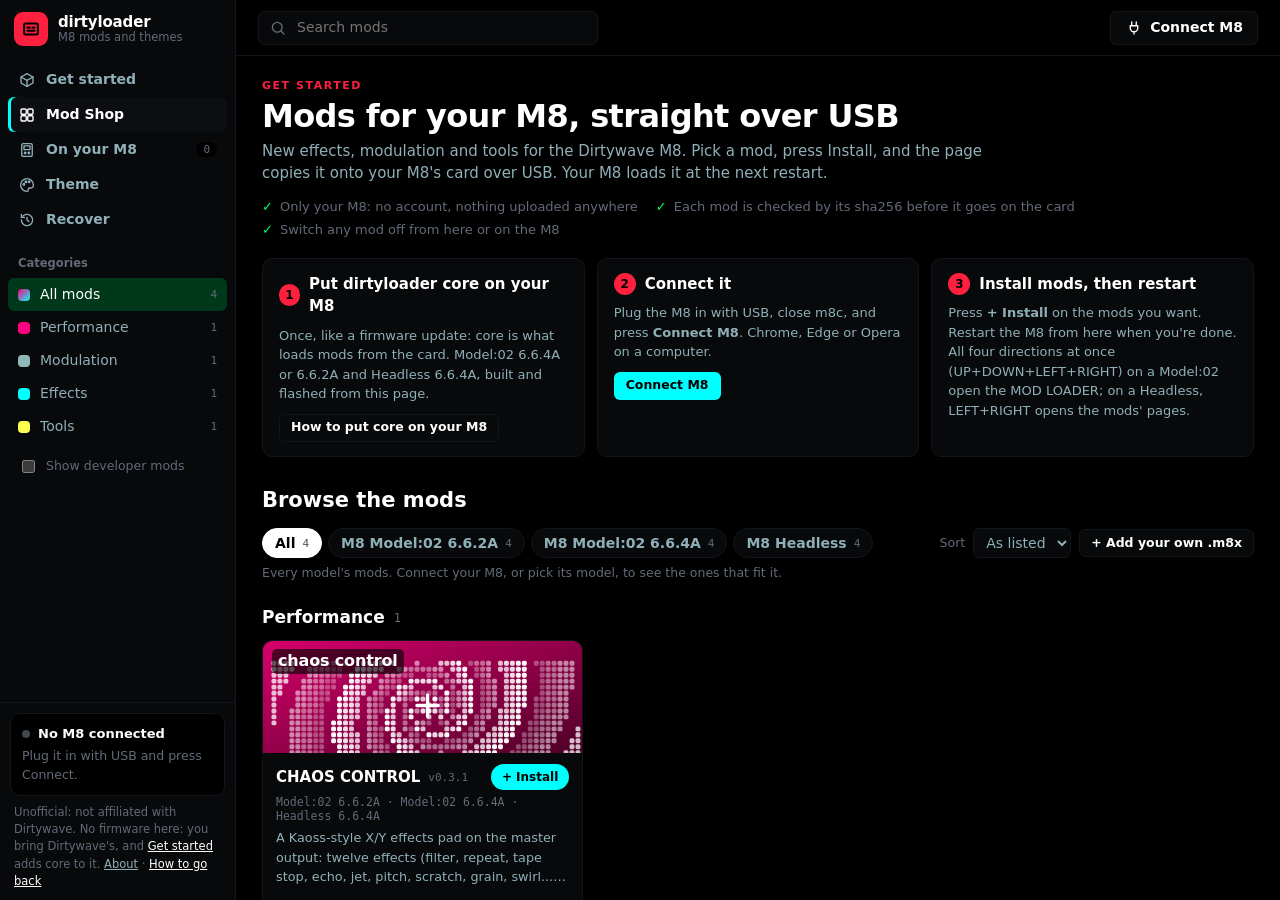
<file: site/shop/index.html>
<!doctype html>
<html lang="en">
<head>
<meta charset="utf-8">
<meta name="viewport" content="width=device-width, initial-scale=1">
<!-- Everything comes from this site; the only other thing the page talks to is your M8, over USB (Web Serial, and WebHID for its bootloader when you flash). -->
<meta http-equiv="Content-Security-Policy" content="default-src 'self'; script-src 'self'; connect-src 'self'; img-src 'self' data: blob:; style-src 'self' 'unsafe-inline'; object-src 'none'; base-uri 'none'; form-action 'none'">
<meta name="referrer" content="no-referrer">
<title>Mod Shop · dirtyloader</title>
<meta name="description" content="Mods for the Dirtywave M8: put dirtyloader core on your M8 from Dirtywave's own firmware file, then install mods and pick its theme over USB, all in the browser.">
<meta name="theme-color" content="#000000">
<link rel="icon" href="data:image/svg+xml,%3Csvg xmlns='http://www.w3.org/2000/svg' viewBox='0 0 24 24'%3E%3Crect width='24' height='24' rx='6' fill='%23ff2040'/%3E%3Cpath d='M6 7h12v10H6z' fill='none' stroke='%23000' stroke-width='2'/%3E%3Cpath d='M9 11h2M13 11h2M9 14h6' stroke='%23000' stroke-width='2'/%3E%3C/svg%3E">
<link rel="stylesheet" href="style.css">
<script type="module" src="app.js"></script>
</head>
<body>
<div class="app">

<aside class="side" aria-label="Navigation">
  <a class="brand" href="#shop" aria-label="dirtyloader: the mod shop">
    <span class="mark"><svg viewBox="0 0 24 24" aria-hidden="true"><rect x="4.5" y="6" width="15" height="12" rx="1.5"/><path d="M8 10.5h2.5M13.5 10.5H16M8 14h8"/></svg></span>
    <span class="brand-text"><strong>dirtyloader</strong><small>M8 mods and themes</small></span></a>
  <nav class="side-nav">
    <a class="nav-link" id="nav-start" href="#start">
      <svg class="ico" viewBox="0 0 24 24" aria-hidden="true"><path d="M12 3.5 4 8v8l8 4.5 8-4.5V8z"/><path d="M4 8l8 4.5L20 8M12 12.5v8"/></svg>Get started</a>
    <a class="nav-link" id="nav-shop" href="#shop">
      <svg class="ico" viewBox="0 0 24 24" aria-hidden="true"><rect x="4" y="4" width="7" height="7" rx="1.5"/><rect x="13" y="4" width="7" height="7" rx="1.5"/><rect x="4" y="13" width="7" height="7" rx="1.5"/><rect x="13" y="13" width="7" height="7" rx="1.5"/></svg>Mod Shop</a>
    <a class="nav-link" id="nav-device" href="#device">
      <svg class="ico" viewBox="0 0 24 24" aria-hidden="true"><rect x="5" y="3.5" width="14" height="17" rx="2"/><rect x="8" y="6.5" width="8" height="5" rx=".5"/><circle cx="9.5" cy="16" r="1"/><circle cx="14.5" cy="16" r="1"/></svg>On your M8<span class="badge" id="nav-count">0</span></a>
    <a class="nav-link" id="nav-theme" href="#theme">
      <svg class="ico" viewBox="0 0 24 24" aria-hidden="true"><path d="M12 3.5a8.5 8.5 0 1 0 0 17c1.3 0 1.9-.9 1.6-2-.4-1.4.5-2.5 2-2.5h1.6A3.3 3.3 0 0 0 20.5 12 8.5 8.5 0 0 0 12 3.5z"/><circle cx="7.8" cy="11" r="1.1"/><circle cx="10.5" cy="7.5" r="1.1"/><circle cx="14.8" cy="7.8" r="1.1"/></svg>Theme</a>
    <a class="nav-link" id="nav-recover" href="#recover">
      <svg class="ico" viewBox="0 0 24 24" aria-hidden="true"><path d="M4.5 12a7.5 7.5 0 1 0 2.2-5.3"/><path d="M4.5 4.5v4h4"/><path d="M12 8.5V12l2.5 2"/></svg>Recover</a>
    <h3 class="side-h">Categories</h3>
    <ul class="side-list" id="nav-cats"></ul>
    <label class="side-check"><input type="checkbox" id="show-dev"> Show developer mods</label>
  </nav>
  <div class="side-foot">
    <div class="dev-box" id="dev-box"></div>
    <p class="fine">Unofficial: not affiliated with Dirtywave. No firmware here: you bring Dirtywave's,
      and <a href="#start">Get started</a> adds core to it. <button type="button" class="linkish" id="about-open">About</button> · <a href="#recover">How to go back</a></p>
  </div>
</aside>

<header class="topbar">
  <label class="search"><svg class="ico" viewBox="0 0 24 24" aria-hidden="true"><circle cx="11" cy="11" r="6.5"/><path d="m16 16 4 4"/></svg>
    <input type="search" id="search" placeholder="Search mods" aria-label="Search mods" autocomplete="off"></label>
  <span class="grow"></span>
  <span class="pending" id="pending" hidden></span>
  <button type="button" class="btn outline" id="connect">
    <svg class="ico" viewBox="0 0 24 24" aria-hidden="true"><path d="M9 4v5M15 4v5M7 9h10v3a5 5 0 0 1-10 0zM12 17v3"/></svg><span id="connect-text">Connect M8</span></button>
</header>

<main class="content" id="content">
  <!-- MOD SHOP -->
  <section class="view" id="view-shop" aria-label="Mod Shop">
    <section class="welcome" id="welcome">
      <p class="eyebrow">Get started</p>
      <h1>Mods for your M8, straight over USB</h1>
      <p class="sub">New effects, modulation and tools for the Dirtywave M8. Pick a mod, press Install, and the page
        copies it onto your M8's card over USB. Your M8 loads it at the next restart.</p>
      <ul class="trust">
        <li>Only your M8: no account, nothing uploaded anywhere</li>
        <li>Each mod is checked by its sha256 before it goes on the card</li>
        <li>Switch any mod off from here or on the M8</li>
      </ul>
      <ol class="guide">
        <li class="gstep" id="g-core">
          <h2><span class="gnum">1</span>Put dirtyloader core on your M8</h2>
          <p class="gtext">Once, like a firmware update: core is what loads mods from the card. Model:02 6.6.4A or 6.6.2A and
            Headless 6.6.4A, built and flashed from this page.</p>
          <a class="btn outline small" href="#start">How to put core on your M8</a>
        </li>
        <li class="gstep" id="g-connect">
          <h2><span class="gnum">2</span>Connect it</h2>
          <p class="gtext" id="g-connect-text">Plug the M8 in with USB, close m8c, and press <strong>Connect M8</strong>.
            Chrome, Edge or Opera on a computer.</p>
          <button type="button" class="btn primary small" id="g-connect-btn">Connect M8</button>
        </li>
        <li class="gstep" id="g-install">
          <h2><span class="gnum">3</span>Install mods, then restart</h2>
          <p class="gtext">Press <strong>+ Install</strong> on the mods you want. Restart the M8 from here when you're
            done. All four directions at once (UP+DOWN+LEFT+RIGHT) on a Model:02 open the MOD LOADER; on a Headless, LEFT+RIGHT opens the mods' pages.</p>
        </li>
      </ol>
    </section>
    <h2 class="list-h">Browse the mods</h2>
    <div class="filters">
      <span class="chips" id="target-chips" role="group" aria-label="Model"></span>
      <span class="grow"></span>
      <label class="inline" for="f-sort">Sort</label>
      <select id="f-sort">
        <option value="collection">As listed</option>
        <option value="name">Name</option>
        <option value="size">Size</option>
      </select>
      <button type="button" class="btn outline small" id="add-own">+ Add your own .m8x</button>
      <input type="file" id="own-files" accept=".m8x" multiple hidden>
    </div>
    <p class="device-note" id="target-note"></p>
    <div class="shelves" id="shelves"></div>
    <p class="muted small lib-foot">Every mod here is built from the dirtyloader repository's examples, and the page
      checks each file by its sha256 before it sends it.</p>
  </section>

  <!-- ON YOUR M8 -->
  <section class="view" id="view-device" aria-labelledby="device-title" hidden>
    <header class="page-head">
      <p class="eyebrow">On your M8</p>
      <h1 id="device-title">Your M8</h1>
      <p class="sub" id="device-sub">Connect your M8 to see its mods.</p>
    </header>
    <div class="dev-actions" id="dev-actions" hidden>
      <button type="button" class="btn primary" id="restart">Restart M8</button>
      <button type="button" class="btn outline" id="refresh">Refresh</button>
      <button type="button" class="btn outline" id="add-own-2">+ Add your own .m8x</button>
    </div>
    <div class="drop" id="drop" hidden tabindex="0" role="button">
      <svg class="drop-ico" viewBox="0 0 24 24" aria-hidden="true"><path d="M12 15V4m0 0L7.5 8.5M12 4l4.5 4.5M5 15v3.5A1.5 1.5 0 0 0 6.5 20h11a1.5 1.5 0 0 0 1.5-1.5V15"/></svg>
      <span>Drop a <code>.m8x</code> here to put it on your M8, or <u>choose one</u></span>
    </div>
    <ul class="mod-rows" id="mod-rows"></ul>
    <details class="boot" id="boot" hidden><summary>The last boot, as core wrote it (status.txt)</summary><pre id="boot-text"></pre></details>
  </section>

  <!-- THEME -->
  <section class="view" id="view-theme" aria-labelledby="theme-title" hidden>
    <header class="page-head">
      <p class="eyebrow">Theme</p>
      <h1 id="theme-title">Your M8's colours</h1>
      <p class="sub">The thirteen colours of SYSTEM SETTINGS &gt; THEME. This page wears them as you pick them,
        and with your M8 connected, so does the M8.</p>
    </header>
    <div class="theme-grid">
      <section class="editor" aria-label="Edit the theme">
        <div class="theme-pick">
          <span id="tpick-label">Theme</span>
          <div class="tpick" id="tpick">
            <button type="button" class="tpick-btn" id="tpick-btn" aria-haspopup="listbox" aria-expanded="false"
              aria-labelledby="tpick-label tpick-btn"><span class="tp-name"></span><span class="tp-note"></span><span class="sw"></span><span class="chev" aria-hidden="true">▾</span></button>
            <ul class="tpick-list" id="tpick-list" role="listbox" aria-labelledby="tpick-label" tabindex="-1" hidden></ul>
          </div>
          <button type="button" class="btn outline small" id="open-m8t">Open a .m8t file</button>
          <input type="file" id="m8t-file" accept=".m8t" hidden>
          <span class="muted small" id="theme-pick-note"></span>
        </div>
        <div class="screen-wrap"><canvas id="screen" width="640" height="480" aria-label="An M8 screen in this theme"></canvas></div>
        <div class="theme-bar">
          <label class="name-field">Name <input id="theme-name" maxlength="12" spellcheck="false" autocomplete="off"></label>
          <label class="live" title="Repaint the M8 as you change a colour (it isn't kept until you Apply)"><input type="checkbox" id="live" checked> Live on the M8</label>
        </div>
        <ul class="slots" id="slots"></ul>
        <section class="ext" id="ext" aria-labelledby="ext-h">
          <h2 class="mini-h" id="ext-h">More colours <span class="muted">with dirtyloader core: the M8's own screens, in colours its THEME page doesn't have</span></h2>
          <div class="ext-bar">
            <label><input type="checkbox" data-flag="1"> Track colours</label>
            <label><input type="checkbox" data-flag="2"> Screen titles</label>
            <label><input type="checkbox" data-flag="4"> Track screens' titles follow the track</label>
            <span class="grow"></span>
            <span class="inline">Fill</span>
            <button type="button" class="chip" data-fill="RAINBOW">Rainbow</button>
            <button type="button" class="chip" data-fill="PASTEL">Pastel</button>
            <button type="button" class="chip" data-fill="NEON">Neon</button>
          </div>
          <ul class="slots" id="ext-slots"></ul>
          <p class="muted small" id="ext-note"></p>
        </section>
        <div class="theme-actions">
          <button type="button" class="btn primary" id="apply">Apply to M8</button>
          <button type="button" class="btn outline" id="revert" disabled>Put the M8's back</button>
          <button type="button" class="btn outline" id="save-mine">Keep in this browser</button>
          <button type="button" class="btn outline" id="download">Download .m8t</button>
        </div>
        <p class="muted small" id="theme-note">Apply saves it on the M8 like the THEME page does, so it stays after a power-off.</p>
      </section>
    </div>
  </section>

  <!-- GET STARTED -->
  <section class="view" id="view-start" aria-labelledby="start-title" hidden>
    <header class="page-head">
      <p class="eyebrow">Get started</p>
      <h1 id="start-title">How to use dirtyloader</h1>
      <p class="sub">dirtyloader has two parts. <strong>Core</strong> is a small addition to the M8's firmware: you put it
        on once, like a firmware update. <strong>Mods</strong> then go on the SD card from the Mod Shop, as often as you
        like. This page builds core into Dirtywave's own firmware file and flashes it, here in this tab.</p>
      <ul class="trust">
        <li>Your firmware file never leaves this tab</li>
        <li>No Dirtywave firmware is hosted here: you bring their file</li>
        <li>Dirtywave's file always takes your M8 back to stock</li>
      </ul>
    </header>

    <ol class="steps">
      <li class="step" id="st-model">
        <h2><span class="gnum">1</span>Which M8?</h2>
        <div class="chips" id="fw-models" role="radiogroup" aria-label="Your M8"></div>
        <p class="step-note" id="fw-model-note"></p>
      </li>

      <li class="step" id="st-stock">
        <h2><span class="gnum">2</span>Get Dirtywave's firmware</h2>
        <p class="step-text" id="fw-get"></p>
        <div class="drop" id="fw-drop" tabindex="0" role="button">
          <svg class="drop-ico" viewBox="0 0 24 24" aria-hidden="true"><path d="M12 15V4m0 0L7.5 8.5M12 4l4.5 4.5M5 15v3.5A1.5 1.5 0 0 0 6.5 20h11a1.5 1.5 0 0 0 1.5-1.5V15"/></svg>
          <span>Drop Dirtywave's firmware here, or the <code>.zip</code> as you downloaded it, or <u>choose it</u></span>
        </div>
        <input type="file" id="fw-file" accept=".zip,.bin,.hex" hidden>
        <p class="step-note" id="fw-stock-note">It's recognised by its sha256, and never uploaded.</p>
      </li>

      <li class="step" id="st-build">
        <h2><span class="gnum">3</span>Build</h2>
        <p class="step-text">Core goes into Dirtywave's file here, in a moment. The result is checked against the sha256
          the patch was made with before you can use it.</p>
        <button type="button" class="btn primary" id="fw-build" disabled>Build firmware with core</button>
        <div id="fw-result"></div>
      </li>

      <li class="step" id="st-flash">
        <h2><span class="gnum">4</span>Flash it</h2>
        <div class="ack-box" id="fw-ack-box">
          <p class="step-text"><strong>Before you flash:</strong> the Teensy's bootloader, in its own chip, is never
            written, and Dirtywave's file you just used takes the M8 back to stock the same way, from this page. Songs,
            samples and settings on the card stay. <a href="#recover">How to recover</a></p>
          <label class="ack"><input type="checkbox" id="fw-ack"> I know how to get my M8 back to stock</label>
        </div>
        <div class="flash-ways" id="fw-ways">
          <section class="way" id="way-usb">
            <h3>Here, over USB <span class="tag run">recommended</span></h3>
            <ol class="small">
              <li>Plug the M8 into this computer, directly if you can, and switch it on.</li>
              <li>Close m8c, TyUploader and anything else that uses the M8.</li>
              <li>Press <strong>Flash M8</strong>. The browser asks twice: first for the M8, then for its bootloader
                (shown as a Teensy or HalfKay). Pick each one.</li>
              <li>Wait about a minute. The M8 restarts with core.</li>
            </ol>
            <div class="flash-row">
              <button type="button" class="btn primary" id="fw-flash" disabled>Flash M8</button>
              <button type="button" class="btn outline small" id="fw-flash-bl" disabled title="If the M8 is already in its bootloader (a Headless: its Teensy's button)">It's already in its bootloader</button>
            </div>
            <div class="progress" id="fw-progress" hidden><div class="bar"><i></i></div><span class="small" id="fw-progress-text"></span></div>
            <p class="step-note" id="fw-usb-note"></p>
          </section>
          <section class="way" id="way-sd">
            <h3>From the SD card <span class="muted small">Model:02</span></h3>
            <p class="small">Dirtywave's own way: copy the <code>.bin</code> to the card, then on the M8
              PROJECT &gt; SYSTEM SETTINGS &gt; FIRMWARE UPDATE, pick it and confirm. Don't take the card out while it
              updates. <span class="muted">Not yet tried with a dirtyloader build: if it refuses the file, flash over
              USB.</span></p>
          </section>
          <section class="way" id="way-ty">
            <h3>With TyUploader</h3>
            <p class="small">The way Dirtywave's readme describes: open TyUploader, pick the M8, press Upload and choose
              the <code>.hex</code> from step 3.</p>
          </section>
        </div>
      </li>

      <li class="step" id="st-mods">
        <h2><span class="gnum">5</span>Add mods</h2>
        <p class="step-text">Connect the M8 here (<strong>Connect M8</strong>, top right): the sidebar shows core's
          version when it's on. Then pick mods in the <a href="#shop">Mod Shop</a> and restart the M8 to load them.
          On a Model:02, all four directions at once open the MOD LOADER (LEFT+RIGHT on a Headless), and SYSTEM SETTINGS has a MODS row.</p>
        <a class="btn outline" href="#shop">Go to the Mod Shop</a>
      </li>
    </ol>
  </section>

  <!-- RECOVER -->
  <section class="view" id="view-recover" aria-labelledby="recover-title" hidden>
    <header class="page-head">
      <p class="eyebrow">Recover</p>
      <h1 id="recover-title">Getting out of trouble</h1>
      <p class="sub">From a mod that misbehaves to going all the way back to Dirtywave's firmware. Your songs, samples
        and settings stay on the card through all of it.</p>
    </header>
    <div class="rec-list">
      <section class="rec">
        <h2>A mod misbehaves</h2>
        <p>Switch it off on <a href="#device">On your M8</a>, or in the MOD LOADER on the M8 (all four directions; SHIFT+EDIT on a mod), and restart.
          Or restart once with no mods at all:</p>
        <div class="flash-row">
          <button type="button" class="btn primary small" id="rec-skip">Restart without mods</button>
          <button type="button" class="btn outline small" id="rec-good">Load mods again</button>
        </div>
        <p class="step-note" id="rec-skip-note">Needs the M8 connected here.</p>
      </section>
      <section class="rec">
        <h2>It crashes or hangs while starting</h2>
        <p>Core guards the start. If the last start with mods crashed, it starts once without them by itself. If it
          hung, switch the M8 off and on: a start that didn't run for 10 s also skips the mods next time. The MODS
          page then says SKIPPED. Switch off the mod at fault, then press <strong>Load mods again</strong> here, or
          RESTART on the MODS page.</p>
      </section>
      <section class="rec">
        <h2>Back to Dirtywave's firmware</h2>
        <p>Flash Dirtywave's file as it is. Their own ways work too: the SD card's FIRMWARE UPDATE (Model:02) or
          TyUploader. Or flash it from here, with the same steps as <a href="#start">Get started</a>:</p>
        <div class="drop" id="rec-drop" tabindex="0" role="button">
          <svg class="drop-ico" viewBox="0 0 24 24" aria-hidden="true"><path d="M12 15V4m0 0L7.5 8.5M12 4l4.5 4.5M5 15v3.5A1.5 1.5 0 0 0 6.5 20h11a1.5 1.5 0 0 0 1.5-1.5V15"/></svg>
          <span>Drop Dirtywave's <code>.bin</code> (Model:02), <code>.hex</code> (Headless) or their <code>.zip</code>, or <u>choose it</u></span>
        </div>
        <input type="file" id="rec-file" accept=".zip,.bin,.hex" hidden>
        <p class="step-note" id="rec-stock-note"></p>
        <div class="flash-row">
          <button type="button" class="btn primary" id="rec-flash" disabled>Flash stock firmware</button>
          <button type="button" class="btn outline small" id="rec-flash-bl" disabled>It's already in its bootloader</button>
        </div>
        <div class="progress" id="rec-progress" hidden><div class="bar"><i></i></div><span class="small" id="rec-progress-text"></span></div>
      </section>
      <section class="rec">
        <h2>The M8 doesn't start at all</h2>
        <p>The bootloader is in the Teensy's own chip and nothing here writes it, so the M8 can always be flashed again.
          On a <strong>Headless</strong>, press the button on the Teensy: it goes into its bootloader. Then use
          <strong>It's already in its bootloader</strong> above, or TyUploader. On a <strong>Model:02</strong>,
          TyUploader or Dirtywave's support can take you through it.</p>
      </section>
      <section class="rec">
        <h2>Remove dirtyloader's files</h2>
        <p>Everything core and the mods keep is in <code>/dirtyloader</code> on the card, plus a <code>.mods</code>
          (and <code>.dldata</code>) file beside each song saved with mods. Stock firmware ignores them; delete them
          with a card reader if you like.</p>
      </section>
      <section class="rec">
        <h2>The theme</h2>
        <p>SYSTEM SETTINGS &gt; THEME on the M8 loads any theme. Core's extra colours switch off on the
          <a href="#theme">Theme</a> page, and stock firmware doesn't use them.</p>
      </section>
    </div>
  </section>
</main>

<nav class="tabbar" aria-label="Views">
  <a href="#start" id="tab-start">Start</a><a href="#shop" id="tab-shop">Mods</a><a href="#device" id="tab-device">On your M8</a><a href="#theme" id="tab-theme">Theme</a><a href="#recover" id="tab-recover">Recover</a>
</nav>
</div>

<dialog class="sheet" id="details"><form method="dialog"><button class="x" aria-label="Close">&times;</button></form><div id="details-body"></div></dialog>
<dialog class="sheet" id="about"><form method="dialog"><button class="x" aria-label="Close">&times;</button></form>
  <h2>About</h2>
  <p>dirtyloader puts mods on a Dirtywave M8. Its core, a small addition to the M8's firmware, loads the mods it finds on
    the SD card (<code>/dirtyloader/mods</code>) at boot. This page installs them over USB with Web Serial: it talks to
    core the same way <code>python -m dirtyloader.unit</code> does.</p>
  <p><a href="#start">Get started</a> builds core into Dirtywave's firmware file in this tab and flashes it over USB
    (WebHID, the Teensy's own bootloader). The page holds a patch per firmware version, not firmware: only bytes
    that come from dirtyloader, checked by sha256 against your file and the result.</p>
  <h3>Going back</h3>
  <ul>
    <li><strong>A mod misbehaves:</strong> switch it off here or in the MOD LOADER (all four directions), and restart. If the M8
      crashes at boot, core boots once without mods by itself.</li>
    <li><strong>Stock firmware:</strong> Dirtywave's own file, flashed from <a href="#recover">Recover</a>, the SD
      card or TyUploader. Your songs and settings stay.</li>
    <li>Everything else: <a href="#recover">Recover</a>.</li>
  </ul>
  <h3>Licences and source</h3>
  <p>dirtyloader and the mods listed here: GPL-2.0-or-later. Not affiliated with or endorsed by Dirtywave; flashing
    custom firmware is at your own risk. No Dirtywave firmware is hosted here.</p>
  <p><a href="https://github.com/irpina/dirtyloader" target="_blank" rel="noreferrer">Source</a> ·
    <a href="https://github.com/irpina/dirtyloader#readme" target="_blank" rel="noreferrer">README</a> ·
    <a href="https://github.com/irpina/dirtyloader/blob/main/docs/LOADER.md" target="_blank" rel="noreferrer">How core works</a></p>
</dialog>
<div class="toasts" id="toasts" aria-live="polite"></div>
</body>
</html>
</file>
<file: site/shop/style.css>
/* The shop wears the M8 theme you pick: every colour below is one of theme.js's tokens (BACKGROUND is --bg,
   TEXT:EMPTY makes the panels, CURSOR the buttons...). These defaults are the M8's own default theme. */
:root {
  --bg: rgb(0 0 0); --panel: rgb(7 9 11); --panel-2: rgb(12 14 17); --line: rgb(18 22 26);
  --empty: rgb(52 62 74); --info: rgb(110 122 140); --text: rgb(144 176 184); --value: rgb(255 255 255);
  --title: rgb(255 32 64); --play: rgb(0 255 96); --cursor: rgb(0 255 255); --on-cursor: rgb(0 0 0);
  --sel: rgb(0 255 128); --sel-soft: rgb(0 56 28); --on-sel: rgb(0 0 0); --scope: rgb(144 184 184);
  --low: rgb(0 255 224); --mid: rgb(255 255 80); --peak: rgb(255 0 128);
  --cursor-soft: rgb(0 46 46); --title-soft: rgb(46 6 12); --peak-soft: rgb(51 0 26); --play-soft: rgb(0 46 17);
  --r: 10px; --r-s: 6px;
  --mono: ui-monospace, "Cascadia Mono", "SF Mono", Menlo, Consolas, monospace;
  --sans: system-ui, -apple-system, "Segoe UI", Roboto, "Helvetica Neue", Arial, sans-serif;
  color-scheme: dark;
}
* { box-sizing: border-box; }
html, body { margin: 0; height: 100%; }
body { background: var(--bg); color: var(--text); font: 14px/1.5 var(--sans); }
a { color: var(--value); }
code { font-family: var(--mono); font-size: .92em; color: var(--value); }
button, input, select { font: inherit; color: inherit; }
.ico { width: 18px; height: 18px; fill: none; stroke: currentColor; stroke-width: 1.8; stroke-linecap: round; stroke-linejoin: round; flex: none; }
[hidden] { display: none !important; }
.grow { flex: 1; }
.muted { color: var(--info); }
.small { font-size: 12.5px; }

/* ---- the frame: sidebar | topbar / content --------------------------------------------------------------------- */
.app { display: grid; grid-template-columns: 236px minmax(0, 1fr); grid-template-rows: 56px 1fr; height: 100vh; }
.side { grid-row: 1 / 3; background: var(--panel); border-right: 1px solid var(--line); display: flex; flex-direction: column; min-height: 0; }
.brand { display: flex; gap: 10px; align-items: center; padding: 12px 14px; text-decoration: none; color: var(--value); }
.mark { width: 34px; height: 34px; border-radius: 9px; background: var(--title); display: grid; place-items: center; flex: none; }
.mark svg { width: 22px; height: 22px; fill: none; stroke: var(--bg); stroke-width: 2.2; stroke-linecap: round; }
.brand-text { display: flex; flex-direction: column; line-height: 1.15; }
.brand-text strong { font-size: 15px; letter-spacing: -.01em; }
.brand-text small { color: var(--info); font-size: 11.5px; }
.side-nav { flex: 1; overflow-y: auto; padding: 4px 8px; }
.nav-link { display: flex; align-items: center; gap: 10px; padding: 7px 10px; border-radius: var(--r-s); color: var(--text); text-decoration: none; font-weight: 550; }
.nav-link:hover { background: var(--panel-2); }
.nav-link.on { background: var(--panel-2); color: var(--value); box-shadow: inset 3px 0 0 var(--cursor); }
.badge { margin-left: auto; font: 11px var(--mono); color: var(--info); background: var(--bg); border-radius: 99px; padding: 1px 7px; }
.side-h { margin: 18px 10px 6px; font-size: 11.5px; font-weight: 600; color: var(--info); text-transform: none; letter-spacing: 0; }
.side-list { list-style: none; margin: 0; padding: 0; }
.side-list button { width: 100%; display: flex; align-items: center; gap: 10px; padding: 6px 10px; border: 0; background: none; border-radius: var(--r-s); cursor: pointer; text-align: left; }
.side-list button:hover { background: var(--panel-2); }
.side-list button.on { background: var(--sel-soft); color: var(--value); }
.side-list .n { margin-left: auto; font: 11px var(--mono); color: var(--info); }
.dot { width: 12px; height: 12px; border-radius: 4px; flex: none; }
.side-check { display: flex; gap: 8px; align-items: center; margin: 14px 10px; font-size: 12.5px; color: var(--info); cursor: pointer; }
.side-check input, .live input { accent-color: var(--cursor); }
.side-foot { padding: 10px; border-top: 1px solid var(--line); }
.fine { font-size: 11.5px; color: var(--info); margin: 8px 4px 0; }
.linkish { background: none; border: 0; padding: 0; color: var(--text); text-decoration: underline; cursor: pointer; font-size: inherit; }

.dev-box { border: 1px solid var(--line); background: var(--bg); border-radius: var(--r); padding: 10px 11px; font-size: 12px; }
.dev-box .dev-name { display: flex; align-items: center; gap: 8px; color: var(--value); font-weight: 600; font-size: 13px; }
.dev-box .state { width: 8px; height: 8px; border-radius: 99px; background: var(--empty); flex: none; }
.dev-box .state.on { background: var(--play); box-shadow: 0 0 0 3px var(--play-soft); }
.dev-box dl { display: grid; grid-template-columns: auto 1fr; gap: 1px 10px; margin: 6px 0 0; color: var(--info); }
.dev-box dd { margin: 0; color: var(--text); font-family: var(--mono); font-size: 11.5px; }

.topbar { display: flex; align-items: center; gap: 12px; padding: 0 22px; border-bottom: 1px solid var(--line); background: var(--bg); }
.search { display: flex; align-items: center; gap: 8px; background: var(--panel); border: 1px solid var(--line); border-radius: var(--r-s); padding: 0 10px; flex: 0 1 340px; min-width: 120px; height: 34px; color: var(--info); }
.search input { min-width: 0; }
.topbar > .btn { flex-shrink: 0; }
.search input { flex: 1; border: 0; background: none; outline: none; color: var(--value); }
.search:focus-within { border-color: var(--cursor); }
.demo-bar { margin: 0; font-size: 12px; font-weight: 700; color: var(--bg); background: var(--mid); padding: 3px 10px; border-radius: 99px; white-space: nowrap; min-width: 0; overflow: hidden; text-overflow: ellipsis; }
.pending { font-size: 12.5px; color: var(--mid); display: flex; align-items: center; gap: 8px; }
.pending button { font-size: 12px; }

.content { overflow-y: auto; padding: 22px 26px 60px; min-width: 0; }
.view { max-width: 1240px; }

/* ---- buttons ------------------------------------------------------------------------------------------------------ */
.btn { display: inline-flex; align-items: center; gap: 7px; height: 34px; padding: 0 14px; border-radius: var(--r-s); border: 1px solid transparent; cursor: pointer; font-weight: 600; text-decoration: none; white-space: nowrap; }
.btn.small { height: 28px; padding: 0 11px; font-size: 12.5px; }
.btn.primary { background: var(--cursor); color: var(--on-cursor); }
.btn.primary:hover { filter: brightness(1.08); }
.btn.outline { background: var(--panel); border-color: var(--line); color: var(--value); }
.btn.outline:hover { border-color: var(--empty); }
.btn.danger { background: none; border-color: var(--line); color: var(--peak); }
.btn:disabled { opacity: .45; cursor: default; filter: none; }
.btn:focus-visible, .pill:focus-visible, .chip:focus-visible, a:focus-visible, .linkish:focus-visible { outline: 2px solid var(--cursor); outline-offset: 2px; }
.round { width: 26px; height: 26px; border-radius: 99px; border: 1px solid var(--line); background: none; display: inline-grid; place-items: center; cursor: pointer; }

/* ---- the welcome ---------------------------------------------------------------------------------------------------- */
.eyebrow { margin: 0 0 4px; font-size: 11px; font-weight: 700; letter-spacing: .14em; text-transform: uppercase; color: var(--title); }
h1 { margin: 0 0 6px; font-size: 32px; line-height: 1.1; letter-spacing: -.02em; color: var(--value); }
.sub { margin: 0 0 12px; max-width: 760px; color: var(--text); font-size: 15px; }
.trust { list-style: none; margin: 0 0 18px; padding: 0; display: flex; flex-wrap: wrap; gap: 4px 18px; font-size: 13px; color: var(--info); }
.trust li::before { content: "\2713"; color: var(--play); margin-right: 7px; font-weight: 700; }
.guide { list-style: none; margin: 0 0 28px; padding: 0; display: grid; grid-template-columns: repeat(3, 1fr); gap: 12px; }
.gstep { background: var(--panel); border: 1px solid var(--line); border-radius: var(--r); padding: 14px 16px; }
.gstep.done { border-color: var(--play-soft); }
.gstep h2 { margin: 0 0 8px; font-size: 15px; display: flex; gap: 9px; align-items: center; color: var(--value); }
.gnum { width: 22px; height: 22px; border-radius: 99px; background: var(--title); color: var(--bg); display: inline-grid; place-items: center; font-size: 12px; font-weight: 800; }
.gstep.done .gnum { background: var(--play); }
.gstep.done .gnum::after { content: ""; }
.gtext { margin: 0 0 10px; font-size: 13px; color: var(--text); }

/* ---- the shelves ------------------------------------------------------------------------------------------------------ */
.list-h { margin: 0 0 12px; font-size: 21px; color: var(--value); }
.filters { display: flex; flex-wrap: wrap; align-items: center; gap: 8px; margin-bottom: 6px; }
.chips { display: flex; gap: 6px; flex-wrap: wrap; }
.chip { height: 30px; padding: 0 12px; border-radius: 99px; border: 1px solid var(--line); background: var(--panel); cursor: pointer; font-weight: 550; display: inline-flex; align-items: center; gap: 7px; }
.chip .n { font: 11px var(--mono); color: var(--info); }
.chip.on { background: var(--value); color: var(--bg); border-color: var(--value); }
.chip.on .n { color: var(--bg); opacity: .7; }
.inline { font-size: 12.5px; color: var(--info); }
select { height: 30px; border-radius: var(--r-s); border: 1px solid var(--line); background: var(--panel); padding: 0 8px; }
.device-note { margin: 4px 0 14px; font-size: 12.5px; color: var(--info); min-height: 1em; }
.shelf h3 { margin: 22px 0 10px; font-size: 17px; color: var(--value); display: flex; align-items: center; gap: 9px; }
.shelf h3 .n { font: 12px var(--mono); color: var(--info); font-weight: 400; }
.cards { display: grid; grid-template-columns: repeat(auto-fill, minmax(268px, 1fr)); gap: 14px; }
.card { background: var(--panel); border: 1px solid var(--line); border-radius: var(--r); overflow: hidden; display: flex; flex-direction: column; transition: border-color .15s, transform .15s; }
.card:hover { border-color: var(--empty); }
.card.installed { border-color: var(--play-soft); }
.cover { position: relative; height: 112px; cursor: pointer; overflow: hidden; border: 0; padding: 0; width: 100%; display: block; background: var(--panel-2); }
.cover svg { position: absolute; inset: 0; width: 100%; height: 100%; }
.cover .cv-title { position: absolute; left: 9px; top: 8px; padding: 0 6px 1px; border-radius: 5px; background: color-mix(in srgb, var(--bg) 62%, transparent); font-weight: 800; font-size: 16px; letter-spacing: -.01em; color: var(--value); text-transform: lowercase; }
.card-body { padding: 11px 13px 6px; display: flex; flex-direction: column; gap: 5px; flex: 1; }
.card-top { display: flex; align-items: center; gap: 8px; }
.card-top h4 { margin: 0; font-size: 15px; color: var(--value); }
.ver { font: 11px var(--mono); color: var(--info); }
.pill { margin-left: auto; height: 26px; padding: 0 11px; border-radius: 99px; border: 0; background: var(--cursor); color: var(--on-cursor); font-weight: 700; font-size: 12px; cursor: pointer; white-space: nowrap; }
.pill.in { background: var(--play-soft); color: var(--play); box-shadow: inset 0 0 0 1px var(--play); }
.pill.upd { background: var(--mid); color: var(--bg); }
.pill:disabled { background: var(--panel-2); color: var(--info); cursor: default; box-shadow: none; }
.meta { font: 11.5px var(--mono); color: var(--info); }
.summary { margin: 0; font-size: 12.8px; color: var(--text); display: -webkit-box; -webkit-line-clamp: 3; -webkit-box-orient: vertical; overflow: hidden; }
.card-foot { display: flex; align-items: center; gap: 12px; padding: 8px 13px 11px; font-size: 12px; color: var(--info); }
.card-foot .grow + button, .card-foot a { font-size: 12px; }
.card-foot button { background: none; border: 0; padding: 0; cursor: pointer; color: var(--text); }
.card-foot button:hover, .card-foot a:hover { color: var(--value); }
.card-foot a { color: var(--text); text-decoration: none; }
.prog { height: 3px; background: var(--line); }
.prog i { display: block; height: 100%; width: 0; background: var(--scope); transition: width .1s; }
.lib-foot { margin-top: 26px; }

/* ---- on your M8 -------------------------------------------------------------------------------------------------------- */
.page-head { margin-bottom: 16px; }
.dev-actions { display: flex; gap: 8px; flex-wrap: wrap; margin-bottom: 14px; }
.drop { display: flex; align-items: center; gap: 12px; padding: 16px; border: 1.5px dashed var(--empty); border-radius: var(--r); color: var(--info); cursor: pointer; margin-bottom: 14px; }
.drop.over { border-color: var(--cursor); background: var(--cursor-soft); color: var(--value); }
.drop-ico { width: 24px; height: 24px; fill: none; stroke: currentColor; stroke-width: 1.8; flex: none; }
.mod-rows { list-style: none; margin: 0; padding: 0; display: grid; gap: 8px; }
.mod-row { display: grid; grid-template-columns: 44px 1fr auto auto auto; gap: 14px; align-items: center; background: var(--panel); border: 1px solid var(--line); border-radius: var(--r); padding: 10px 14px; }
.mod-row.flash { border-color: var(--cursor); }
.mod-row .ic { width: 44px; height: 44px; border-radius: 8px; overflow: hidden; background: var(--panel-2); }
.mod-row .ic svg { width: 100%; height: 100%; }
.mod-row h4 { margin: 0; color: var(--value); font-size: 14.5px; }
.mod-row .meta { margin-top: 2px; }
.tag { font: 600 11px var(--sans); padding: 3px 9px; border-radius: 99px; white-space: nowrap; }
.tag.run { background: var(--play-soft); color: var(--play); }
.tag.next { background: var(--cursor-soft); color: var(--cursor); }
.tag.off { background: var(--panel-2); color: var(--info); }
.tag.err { background: var(--peak-soft); color: var(--peak); }
.switch { position: relative; width: 40px; height: 22px; border-radius: 99px; background: var(--panel-2); border: 1px solid var(--line); cursor: pointer; padding: 0; }
.switch::after { content: ""; position: absolute; top: 2px; left: 2px; width: 16px; height: 16px; border-radius: 99px; background: var(--info); transition: left .15s, background .15s; }
.switch[aria-checked="true"] { background: var(--play-soft); border-color: var(--play); }
.switch[aria-checked="true"]::after { left: 20px; background: var(--play); }
.empty { padding: 26px; text-align: center; color: var(--info); border: 1px dashed var(--line); border-radius: var(--r); }
.boot { margin-top: 18px; }
.boot summary { cursor: pointer; color: var(--info); font-size: 13px; }
.boot pre { background: var(--panel); border: 1px solid var(--line); border-radius: var(--r-s); padding: 12px; font: 12px/1.5 var(--mono); color: var(--text); white-space: pre-wrap; }

/* ---- theme ------------------------------------------------------------------------------------------------------------------ */
.theme-grid { max-width: 980px; }
.theme-pick { display: flex; flex-wrap: wrap; gap: 10px; align-items: center; margin-bottom: 12px; }
#tpick-label { font-size: 12.5px; color: var(--info); }
.tpick { position: relative; min-width: 0; }
.tpick-btn, .tpick-list li[role=option] { display: grid; grid-template-columns: auto 1fr auto; gap: 10px; align-items: center; }
.tpick-btn { grid-template-columns: auto 1fr auto 14px; width: 420px; max-width: 100%; height: 36px; padding: 0 10px; border-radius: var(--r-s); border: 1px solid var(--line); background: var(--panel); cursor: pointer; text-align: left; }
.tpick-btn:hover { border-color: var(--empty); }
.tpick-btn:focus-visible, .tpick-btn[aria-expanded=true] { outline: 2px solid var(--cursor); outline-offset: 1px; }
.tp-name { font: 700 12.5px var(--mono); color: var(--value); white-space: nowrap; }
.tp-note { font-size: 11.5px; color: var(--info); white-space: nowrap; overflow: hidden; text-overflow: ellipsis; }
.tpick .sw { display: flex; gap: 2px; }
.tpick .sw i { width: 11px; height: 11px; border-radius: 2px; box-shadow: inset 0 0 0 1px rgb(127 127 127 / .35); }
.chev { color: var(--info); font-size: 12px; }
.tpick-list { position: absolute; z-index: 20; top: calc(100% + 4px); left: 0; width: max(100%, 420px); max-width: calc(100vw - 32px); max-height: min(60vh, 460px); overflow-y: auto; margin: 0; padding: 4px; list-style: none; background: var(--panel-2); border: 1px solid var(--line); border-radius: var(--r-s); box-shadow: 0 10px 30px rgb(0 0 0 / .45); }
.tpick-list:focus { outline: none; }
.tpick-list .tp-group { padding: 8px 8px 4px; font: 700 10.5px var(--mono); letter-spacing: .06em; text-transform: uppercase; color: var(--title); }
.tpick-list li[role=option] { padding: 6px 8px; border-radius: 4px; cursor: pointer; }
.tpick-list li[role=option][aria-selected=true] { background: var(--sel-soft); }
.tpick-list li[role=option].active { box-shadow: inset 0 0 0 1px var(--cursor); background: var(--cursor-soft); }
.mini-h { margin: 0 0 8px; font-size: 12px; font-weight: 700; color: var(--info); }
.editor { min-width: 0; }
.screen-wrap { background: var(--panel); border: 1px solid var(--line); border-radius: var(--r); padding: 14px; display: grid; place-items: center; }
#screen { width: min(100%, 640px); aspect-ratio: 4 / 3; image-rendering: pixelated; border-radius: 6px; box-shadow: 0 0 0 6px var(--panel-2); }
.theme-bar { display: flex; flex-wrap: wrap; gap: 14px; align-items: center; margin: 14px 0 10px; }
.name-field { display: flex; align-items: center; gap: 8px; font-size: 12.5px; color: var(--info); }
.name-field input { width: 150px; height: 30px; border-radius: var(--r-s); border: 1px solid var(--line); background: var(--panel); padding: 0 9px; font-family: var(--mono); text-transform: uppercase; color: var(--value); }
.live { display: flex; gap: 7px; align-items: center; font-size: 12.5px; color: var(--info); cursor: pointer; }
.slots { list-style: none; margin: 0; padding: 0; display: grid; grid-template-columns: repeat(auto-fill, minmax(270px, 1fr)); gap: 6px; }
.slot { display: grid; grid-template-columns: 38px 1fr 76px; gap: 10px; align-items: center; padding: 6px 8px; border-radius: var(--r-s); background: var(--panel); border: 1px solid var(--line); }
.slot:hover, .slot:focus-within { border-color: var(--empty); }
.slot input[type=color] { width: 38px; height: 30px; padding: 0; border: 1px solid var(--line); border-radius: 5px; background: none; cursor: pointer; }
.slot input[type=color]::-webkit-color-swatch-wrapper { padding: 2px; }
.slot input[type=color]::-webkit-color-swatch { border: 0; border-radius: 3px; }
.slot b { display: block; font: 700 12px var(--mono); color: var(--value); }
.slot span { font-size: 11px; color: var(--info); }
.slot .hex { width: 76px; height: 28px; border-radius: 5px; border: 1px solid var(--line); background: var(--bg); color: var(--text); font: 12px var(--mono); padding: 0 7px; }
.ext { margin-top: 18px; padding-top: 14px; border-top: 1px solid var(--line); }
.ext .mini-h span { font-weight: 400; margin-left: 6px; }
.ext-bar { display: flex; flex-wrap: wrap; gap: 8px 16px; align-items: center; margin-bottom: 10px; font-size: 12.5px; color: var(--text); }
.ext-bar label { display: flex; gap: 7px; align-items: center; cursor: pointer; }
.ext-bar input { accent-color: var(--cursor); }
.ext-bar .chip { height: 26px; font-size: 12px; }
.ext.off .slots { opacity: .45; }
.theme-actions { display: flex; flex-wrap: wrap; gap: 8px; margin-top: 14px; }

/* ---- sheets and toasts ---------------------------------------------------------------------------------------------------------- */
.sheet { border: 1px solid var(--line); border-radius: 14px; background: var(--panel); color: var(--text); width: min(640px, 94vw); padding: 22px 24px; }
.sheet::backdrop { background: rgb(0 0 0 / .55); }
.sheet h2 { margin: 0 0 4px; color: var(--value); }
.sheet h3 { margin: 18px 0 6px; color: var(--value); font-size: 14px; }
.sheet .x { position: absolute; right: 12px; top: 10px; background: none; border: 0; font-size: 22px; color: var(--info); cursor: pointer; }
.sheet dl { display: grid; grid-template-columns: 110px 1fr; gap: 4px 12px; font-size: 13px; }
.sheet dt { color: var(--info); }
.sheet dd { margin: 0; overflow-wrap: anywhere; }
.sheet .hash { font: 11px var(--mono); color: var(--info); }
.sheet ul { padding-left: 18px; }
.toasts { position: fixed; right: 18px; bottom: 18px; display: grid; gap: 8px; z-index: 10; }
.toast { background: var(--panel-2); border: 1px solid var(--line); border-left: 3px solid var(--play); border-radius: var(--r-s); padding: 10px 14px; max-width: 380px; box-shadow: 0 8px 24px rgb(0 0 0 / .35); display: flex; gap: 12px; align-items: center; font-size: 13px; color: var(--value); }
.toast.bad { border-left-color: var(--peak); }
.toast.warn { border-left-color: var(--mid); }
.tabbar { display: none; }

/* ---- a phone ------------------------------------------------------------------------------------------------------------------------- */
@media (max-width: 860px) {
  .app { grid-template-columns: minmax(0, 1fr); grid-template-rows: 56px 1fr 52px; }
  .side { display: none; }
  .topbar { padding: 0 12px; }
  .content { padding: 16px 16px 40px; }
  .guide { grid-template-columns: 1fr; }
  .tpick { flex: 1; }
  .tpick-btn { width: 100%; }
  .tpick-list { width: 100%; }
  .mod-row { grid-template-columns: 40px 1fr auto; }
  .mod-row .tag { grid-column: 2; justify-self: start; }
  h1 { font-size: 25px; }
  .tabbar { display: flex; border-top: 1px solid var(--line); background: var(--panel); }
  .tabbar a { flex: 1; display: grid; place-items: center; color: var(--info); text-decoration: none; font-weight: 600; font-size: 13px; }
  .tabbar a.on { color: var(--value); box-shadow: inset 0 2px 0 var(--cursor); }
}

/* ---- get started / recover --------------------------------------------------------------------------------------- */
.steps { list-style: none; margin: 0; padding: 0; display: grid; gap: 12px; max-width: 980px; }
.step { background: var(--panel); border: 1px solid var(--line); border-radius: var(--r); padding: 16px 18px; }
.step.done { border-color: var(--play-soft); }
.step.done > h2 .gnum { background: var(--play); }
.step.dim > :not(h2):not(.ack-box) { opacity: .55; }
.step h2 { margin: 0 0 10px; font-size: 16px; display: flex; gap: 9px; align-items: center; color: var(--value); }
.step-text { margin: 0 0 10px; font-size: 13.5px; color: var(--text); max-width: 800px; }
.step-note { margin: 8px 0 0; font-size: 12.5px; color: var(--info); }
.step-note.ok { color: var(--play); }
.step-note.bad { color: var(--peak); }
.step .drop { margin: 0; }
.facts { display: grid; grid-template-columns: 140px 1fr; gap: 4px 12px; font-size: 13px; margin: 10px 0; }
.facts dt { color: var(--info); }
.facts dd { margin: 0; overflow-wrap: anywhere; }
.mono { font-family: var(--mono); font-size: 12px; }
.downloads { display: flex; flex-wrap: wrap; gap: 8px; }
.downloads .dl { display: grid; gap: 2px; padding: 9px 13px; border-radius: var(--r-s); border: 1px solid var(--line); background: var(--panel-2); color: var(--value); text-decoration: none; font-weight: 600; font-size: 13px; }
.downloads .dl:hover { border-color: var(--cursor); }
.downloads .dl[aria-disabled=true] { opacity: .5; }
.ack-box { border: 1px solid var(--mid); background: var(--panel-2); border-radius: var(--r-s); padding: 10px 14px; margin-bottom: 12px; }
.ack-box .step-text { margin-bottom: 8px; }
.ack { display: flex; gap: 8px; align-items: center; font-weight: 600; font-size: 13.5px; color: var(--value); cursor: pointer; }
.flash-ways { display: grid; grid-template-columns: 1.4fr 1fr 1fr; gap: 10px; }
.way { border: 1px solid var(--line); border-radius: var(--r-s); padding: 12px 14px; background: var(--bg); }
.way h3 { margin: 0 0 8px; font-size: 14px; color: var(--value); display: flex; gap: 8px; align-items: center; flex-wrap: wrap; }
.way ol { margin: 0 0 10px; padding-left: 18px; color: var(--text); }
.way ol li { margin-bottom: 3px; }
.way p { margin: 0; color: var(--text); }
.flash-row { display: flex; flex-wrap: wrap; gap: 8px; align-items: center; }
.progress { margin-top: 10px; display: grid; gap: 5px; }
.progress .bar { height: 8px; border-radius: 99px; background: var(--panel-2); overflow: hidden; }
.progress .bar i { display: block; height: 100%; width: 0; background: var(--scope); transition: width .15s; }
.rec-list { display: grid; grid-template-columns: repeat(2, minmax(0, 1fr)); gap: 12px; max-width: 1100px; }
.rec { background: var(--panel); border: 1px solid var(--line); border-radius: var(--r); padding: 14px 16px; }
.rec h2 { margin: 0 0 8px; font-size: 15px; color: var(--value); }
.rec p { margin: 0 0 10px; font-size: 13.5px; color: var(--text); }
.rec .drop { margin-bottom: 4px; }
@media (max-width: 1000px) { .flash-ways { grid-template-columns: 1fr; } .rec-list { grid-template-columns: 1fr; } }
@media (max-width: 860px) { .facts { grid-template-columns: 1fr; } .tabbar a { font-size: 11.5px; } }
</file>
